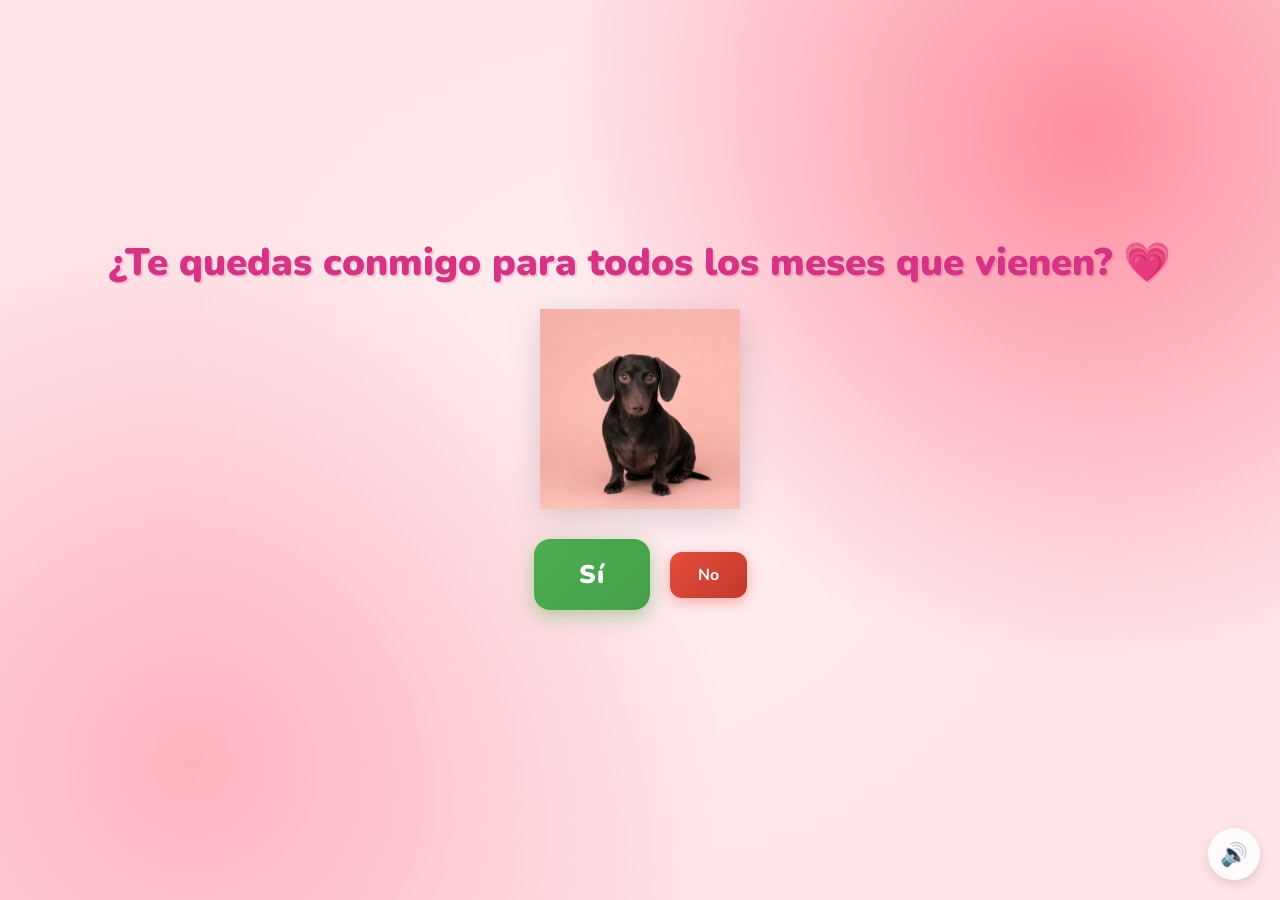
<file: index.html>
<!DOCTYPE html>
<html lang="es">
<head>
    <meta charset="UTF-8">
    <meta name="viewport" content="width=device-width, initial-scale=1.0, viewport-fit=cover">
    <title>Nuestro primer mes 💕</title>
    <link rel="preconnect" href="https://fonts.googleapis.com">
    <link href="https://fonts.googleapis.com/css2?family=Nunito:wght@400;700;800;900&display=swap" rel="stylesheet">
    <link rel="icon" type="image/png" href="assets/favicon-sofia-diego.png">
    <link rel="stylesheet" href="style.css">
</head>
<body data-gif-set="gifs-imagegen-realista" data-gif-version="2">
    <div class="hearts-bg" aria-hidden="true"></div>

    <main class="container">
        <h1>¿Te quedas conmigo para todos los meses que vienen? 💗</h1>

        <figure class="gif-container">
            <img id="cat-gif" src="assets/gifs-imagegen-realista/stage-0-normal.gif?v=2" alt="Perro salchicha chocolate realista generado y animado">
        </figure>

        <div class="buttons">
            <button id="yes-btn" type="button">Sí</button>
            <button id="no-btn" type="button">No</button>
        </div>
        <div id="tease-toast" aria-live="polite"></div>
    </main>

    <audio id="bg-music" loop autoplay muted preload="auto">
        <source src="music/music-sofia.mp3?v=1" type="audio/mpeg">
    </audio>

    <button id="music-toggle" type="button" aria-label="Silenciar música" aria-pressed="true" title="Silenciar música">🔊</button>

    <script src="script.js?v=2"></script>
</body>
</html>
</file>
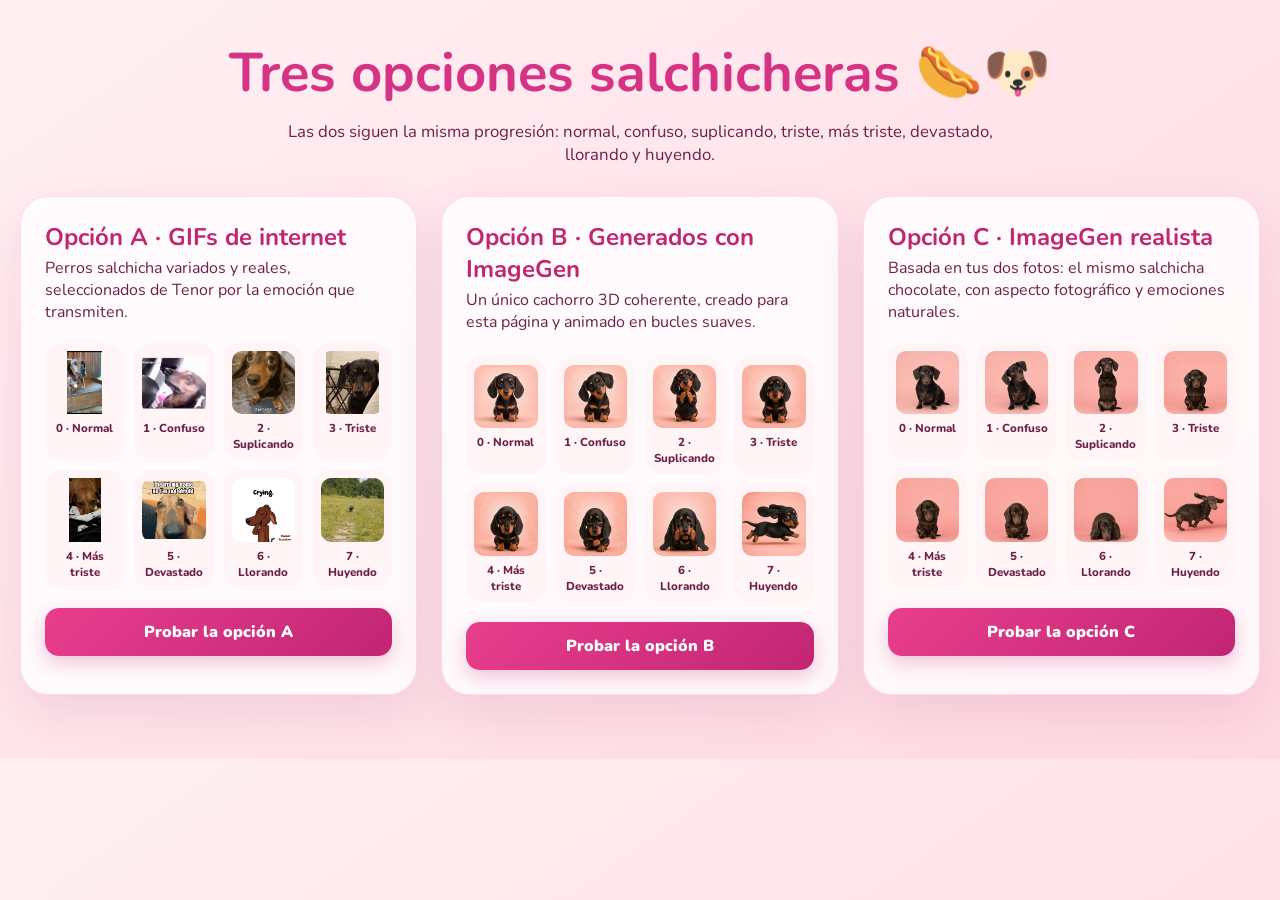
<file: comparar-gifs.html>
<!DOCTYPE html>
<html lang="es">
<head>
    <meta charset="UTF-8">
    <meta name="viewport" content="width=device-width, initial-scale=1.0">
    <title>Comparar GIFs de perros salchicha</title>
    <link rel="icon" type="image/png" href="assets/favicon-sofia-diego.png">
    <link rel="preconnect" href="https://fonts.googleapis.com">
    <link href="https://fonts.googleapis.com/css2?family=Nunito:wght@400;700;800;900&display=swap" rel="stylesheet">
    <style>
        * { box-sizing: border-box; }
        body { margin: 0; padding: 36px 20px 64px; color: #6e2148; background: linear-gradient(145deg, #fff0f3, #ffd9e2); font-family: Nunito, sans-serif; }
        header { max-width: 1050px; margin: 0 auto 30px; text-align: center; }
        h1 { margin: 0 0 10px; color: #d63384; font-size: clamp(2rem, 5vw, 3.4rem); }
        header p { margin: 0 auto; max-width: 720px; font-size: 1.05rem; }
        .options { display: grid; grid-template-columns: repeat(auto-fit, minmax(min(100%, 350px), 1fr)); gap: 24px; max-width: 1680px; margin: auto; }
        .option { padding: 24px; border: 1px solid rgba(214, 51, 132, .15); border-radius: 28px; background: rgba(255,255,255,.8); box-shadow: 0 18px 50px rgba(152, 44, 101, .12); }
        .option h2 { margin: 0 0 4px; color: #c12673; }
        .option > p { margin: 0 0 20px; min-height: 48px; }
        .stages { display: grid; grid-template-columns: repeat(4, minmax(0, 1fr)); gap: 10px; }
        figure { margin: 0; padding: 8px; border-radius: 16px; background: #fff5f7; text-align: center; }
        figure img { display: block; width: 100%; aspect-ratio: 1; object-fit: contain; border-radius: 10px; }
        figcaption { margin-top: 6px; font-size: .72rem; font-weight: 800; }
        .open { display: block; margin-top: 20px; padding: 13px 18px; border-radius: 14px; background: linear-gradient(135deg, #e83e8c, #c12673); color: white; font-weight: 900; text-align: center; text-decoration: none; box-shadow: 0 7px 18px rgba(193, 38, 115, .25); }
        @media (max-width: 520px) { .stages { grid-template-columns: repeat(2, 1fr); } }
    </style>
</head>
<body>
    <header>
        <h1>Tres opciones salchicheras 🌭🐶</h1>
        <p>Las dos siguen la misma progresión: normal, confuso, suplicando, triste, más triste, devastado, llorando y huyendo.</p>
    </header>

    <main class="options">
        <section class="option">
            <h2>Opción A · GIFs de internet</h2>
            <p>Perros salchicha variados y reales, seleccionados de Tenor por la emoción que transmiten.</p>
            <div class="stages">
                <figure><img src="assets/gifs-internet/stage-0-normal.gif" alt="Normal"><figcaption>0 · Normal</figcaption></figure>
                <figure><img src="assets/gifs-internet/stage-1-confused.gif" alt="Confuso"><figcaption>1 · Confuso</figcaption></figure>
                <figure><img src="assets/gifs-internet/stage-2-pleading.gif" alt="Suplicando"><figcaption>2 · Suplicando</figcaption></figure>
                <figure><img src="assets/gifs-internet/stage-3-sad.gif" alt="Triste"><figcaption>3 · Triste</figcaption></figure>
                <figure><img src="assets/gifs-internet/stage-4-sadder.gif" alt="Más triste"><figcaption>4 · Más triste</figcaption></figure>
                <figure><img src="assets/gifs-internet/stage-5-devastated.gif" alt="Devastado"><figcaption>5 · Devastado</figcaption></figure>
                <figure><img src="assets/gifs-internet/stage-6-very-devastated.gif" alt="Llorando"><figcaption>6 · Llorando</figcaption></figure>
                <figure><img src="assets/gifs-internet/stage-7-crying-runaway.gif" alt="Huyendo"><figcaption>7 · Huyendo</figcaption></figure>
            </div>
            <a class="open" href="index-internet.html">Probar la opción A</a>
        </section>

        <section class="option">
            <h2>Opción B · Generados con ImageGen</h2>
            <p>Un único cachorro 3D coherente, creado para esta página y animado en bucles suaves.</p>
            <div class="stages">
                <figure><img src="assets/gifs-imagegen/stage-0-normal.gif" alt="Normal"><figcaption>0 · Normal</figcaption></figure>
                <figure><img src="assets/gifs-imagegen/stage-1-confused.gif" alt="Confuso"><figcaption>1 · Confuso</figcaption></figure>
                <figure><img src="assets/gifs-imagegen/stage-2-pleading.gif" alt="Suplicando"><figcaption>2 · Suplicando</figcaption></figure>
                <figure><img src="assets/gifs-imagegen/stage-3-sad.gif" alt="Triste"><figcaption>3 · Triste</figcaption></figure>
                <figure><img src="assets/gifs-imagegen/stage-4-sadder.gif" alt="Más triste"><figcaption>4 · Más triste</figcaption></figure>
                <figure><img src="assets/gifs-imagegen/stage-5-devastated.gif" alt="Devastado"><figcaption>5 · Devastado</figcaption></figure>
                <figure><img src="assets/gifs-imagegen/stage-6-very-devastated.gif" alt="Llorando"><figcaption>6 · Llorando</figcaption></figure>
                <figure><img src="assets/gifs-imagegen/stage-7-crying-runaway.gif" alt="Huyendo"><figcaption>7 · Huyendo</figcaption></figure>
            </div>
            <a class="open" href="index-imagegen.html">Probar la opción B</a>
        </section>

        <section class="option">
            <h2>Opción C · ImageGen realista</h2>
            <p>Basada en tus dos fotos: el mismo salchicha chocolate, con aspecto fotográfico y emociones naturales.</p>
            <div class="stages">
                <figure><img src="assets/gifs-imagegen-realista/stage-0-normal.gif?v=2" alt="Normal"><figcaption>0 · Normal</figcaption></figure>
                <figure><img src="assets/gifs-imagegen-realista/stage-1-confused.gif?v=2" alt="Confuso"><figcaption>1 · Confuso</figcaption></figure>
                <figure><img src="assets/gifs-imagegen-realista/stage-2-pleading.gif?v=2" alt="Suplicando"><figcaption>2 · Suplicando</figcaption></figure>
                <figure><img src="assets/gifs-imagegen-realista/stage-3-sad.gif?v=2" alt="Triste"><figcaption>3 · Triste</figcaption></figure>
                <figure><img src="assets/gifs-imagegen-realista/stage-4-sadder.gif?v=2" alt="Más triste"><figcaption>4 · Más triste</figcaption></figure>
                <figure><img src="assets/gifs-imagegen-realista/stage-5-devastated.gif?v=2" alt="Devastado"><figcaption>5 · Devastado</figcaption></figure>
                <figure><img src="assets/gifs-imagegen-realista/stage-6-very-devastated.gif?v=2" alt="Llorando"><figcaption>6 · Llorando</figcaption></figure>
                <figure><img src="assets/gifs-imagegen-realista/stage-7-crying-runaway.gif?v=2" alt="Huyendo"><figcaption>7 · Huyendo</figcaption></figure>
            </div>
            <a class="open" href="index-imagegen-realista.html">Probar la opción C</a>
        </section>
    </main>
</body>
</html>
</file>
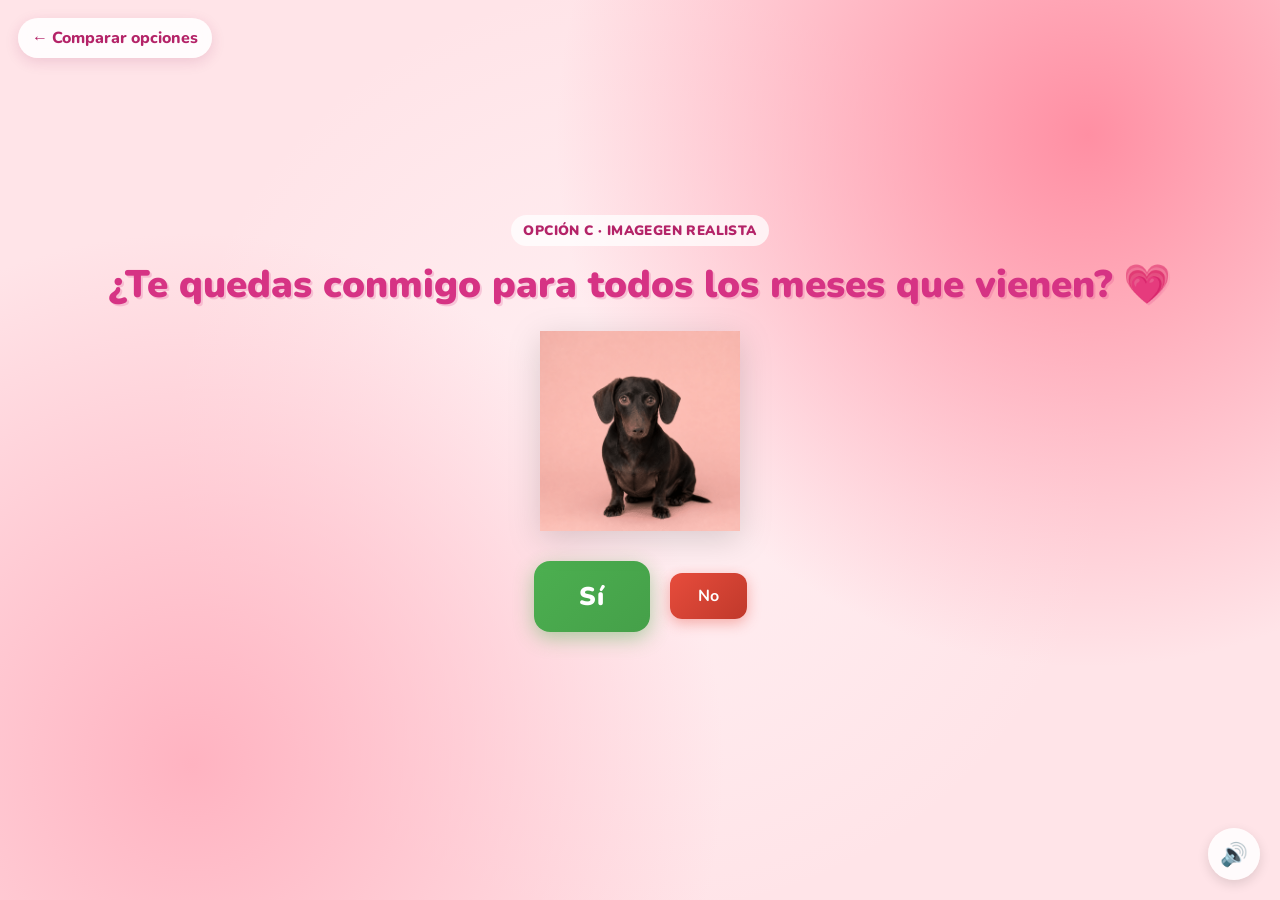
<file: index-imagegen-realista.html>
<!DOCTYPE html>
<html lang="es">
<head>
    <meta charset="UTF-8">
    <meta name="viewport" content="width=device-width, initial-scale=1.0, viewport-fit=cover">
    <title>Nuestro primer mes · Opción realista</title>
    <link rel="preconnect" href="https://fonts.googleapis.com">
    <link href="https://fonts.googleapis.com/css2?family=Nunito:wght@400;700;800;900&display=swap" rel="stylesheet">
    <link rel="icon" type="image/png" href="assets/favicon-sofia-diego.png">
    <link rel="stylesheet" href="style.css">
</head>
<body data-gif-set="gifs-imagegen-realista" data-gif-version="2">
    <a class="option-back" href="comparar-gifs.html">← Comparar opciones</a>
    <div class="hearts-bg" aria-hidden="true"></div>

    <main class="container">
        <span class="option-badge">Opción C · ImageGen realista</span>
        <h1>¿Te quedas conmigo para todos los meses que vienen? 💗</h1>

        <figure class="gif-container">
            <img id="cat-gif" src="assets/gifs-imagegen-realista/stage-0-normal.gif?v=2" alt="Perro salchicha chocolate realista generado y animado">
        </figure>

        <div class="buttons">
            <button id="yes-btn" type="button">Sí</button>
            <button id="no-btn" type="button">No</button>
        </div>
        <div id="tease-toast" aria-live="polite"></div>
    </main>

    <audio id="bg-music" loop autoplay muted preload="auto">
        <source src="music/music-sofia.mp3?v=1" type="audio/mpeg">
    </audio>
    <button id="music-toggle" type="button" aria-label="Silenciar música" aria-pressed="true" title="Silenciar música">🔊</button>
    <script src="script.js"></script>
</body>
</html>
</file>
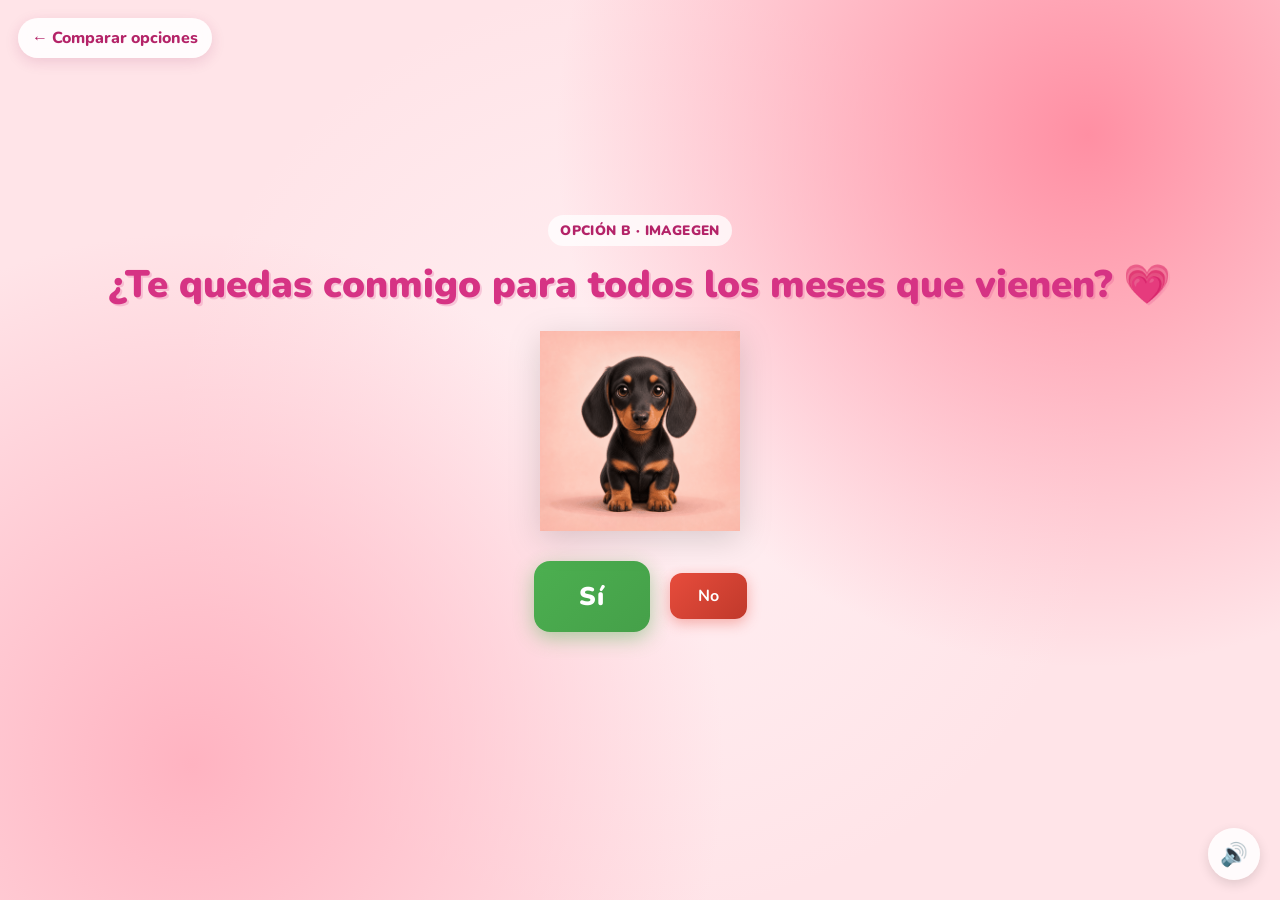
<file: index-imagegen.html>
<!DOCTYPE html>
<html lang="es">
<head>
    <meta charset="UTF-8">
    <meta name="viewport" content="width=device-width, initial-scale=1.0, viewport-fit=cover">
    <title>Opción B · GIFs generados</title>
    <link rel="preconnect" href="https://fonts.googleapis.com">
    <link href="https://fonts.googleapis.com/css2?family=Nunito:wght@400;700;800;900&display=swap" rel="stylesheet">
    <link rel="icon" type="image/png" href="assets/favicon-sofia-diego.png">
    <link rel="stylesheet" href="style.css">
</head>
<body data-gif-set="gifs-imagegen">
    <a class="option-back" href="comparar-gifs.html">← Comparar opciones</a>
    <div class="hearts-bg" aria-hidden="true"></div>

    <main class="container">
        <span class="option-badge">Opción B · ImageGen</span>
        <h1>¿Te quedas conmigo para todos los meses que vienen? 💗</h1>

        <figure class="gif-container">
            <img id="cat-gif" src="assets/gifs-imagegen/stage-0-normal.gif" alt="Perro salchicha generado y animado">
        </figure>

        <div class="buttons">
            <button id="yes-btn" type="button">Sí</button>
            <button id="no-btn" type="button">No</button>
        </div>
        <div id="tease-toast" aria-live="polite"></div>
    </main>

    <audio id="bg-music" loop autoplay muted preload="auto">
        <source src="music/music-sofia.mp3?v=1" type="audio/mpeg">
    </audio>
    <button id="music-toggle" type="button" aria-label="Silenciar música" aria-pressed="true" title="Silenciar música">🔊</button>
    <script src="script.js"></script>
</body>
</html>
</file>
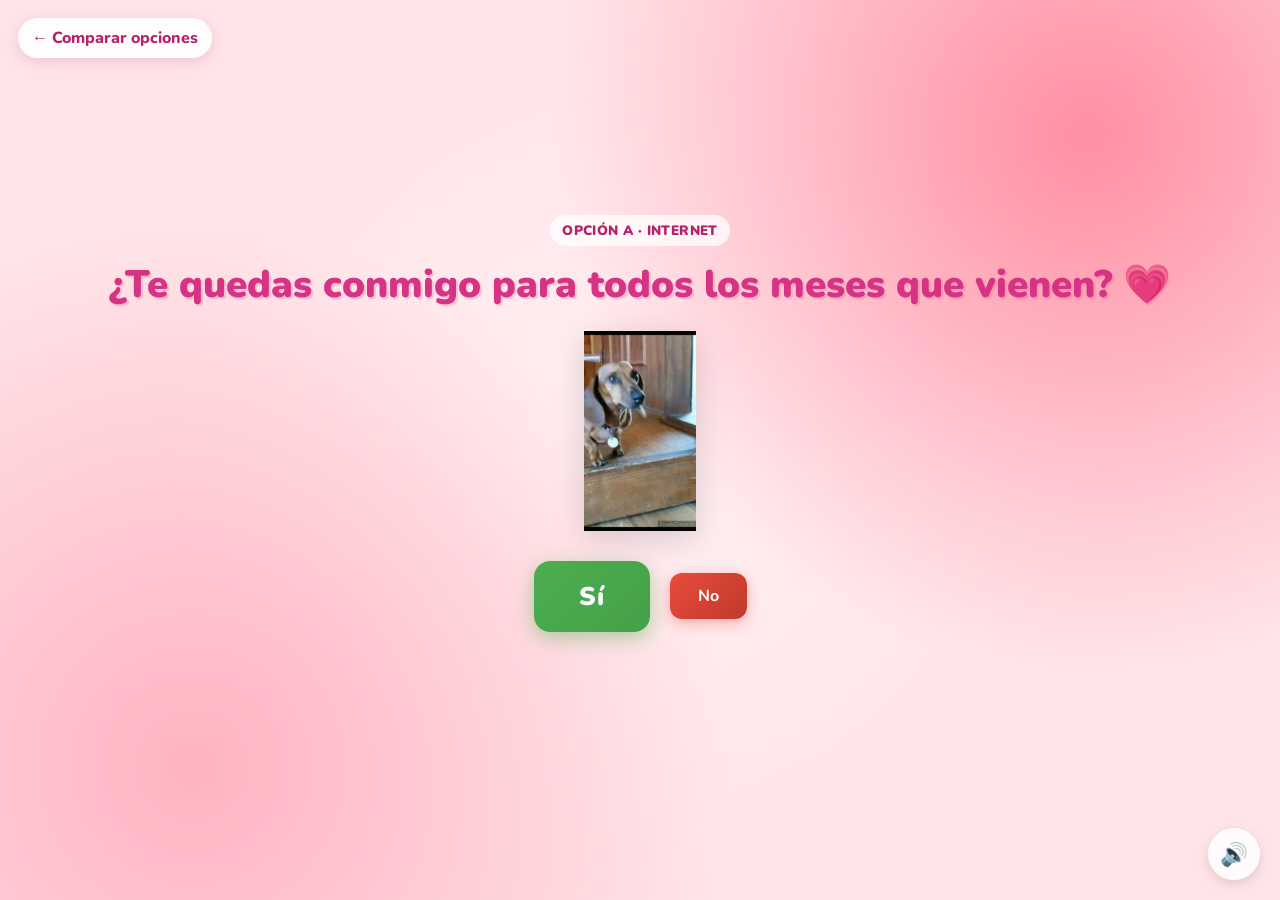
<file: index-internet.html>
<!DOCTYPE html>
<html lang="es">
<head>
    <meta charset="UTF-8">
    <meta name="viewport" content="width=device-width, initial-scale=1.0, viewport-fit=cover">
    <title>Opción A · GIFs de internet</title>
    <link rel="preconnect" href="https://fonts.googleapis.com">
    <link href="https://fonts.googleapis.com/css2?family=Nunito:wght@400;700;800;900&display=swap" rel="stylesheet">
    <link rel="icon" type="image/png" href="assets/favicon-sofia-diego.png">
    <link rel="stylesheet" href="style.css">
</head>
<body data-gif-set="gifs-internet">
    <a class="option-back" href="comparar-gifs.html">← Comparar opciones</a>
    <div class="hearts-bg" aria-hidden="true"></div>

    <main class="container">
        <span class="option-badge">Opción A · Internet</span>
        <h1>¿Te quedas conmigo para todos los meses que vienen? 💗</h1>

        <figure class="gif-container">
            <img id="cat-gif" src="assets/gifs-internet/stage-0-normal.gif" alt="Perro salchicha adorable animado">
        </figure>

        <div class="buttons">
            <button id="yes-btn" type="button">Sí</button>
            <button id="no-btn" type="button">No</button>
        </div>
        <div id="tease-toast" aria-live="polite"></div>
    </main>

    <audio id="bg-music" loop autoplay muted preload="auto">
        <source src="music/music-sofia.mp3?v=1" type="audio/mpeg">
    </audio>
    <button id="music-toggle" type="button" aria-label="Silenciar música" aria-pressed="true" title="Silenciar música">🔊</button>
    <script src="script.js"></script>
</body>
</html>
</file>
<file: style.css>
* {
    margin: 0;
    padding: 0;
    box-sizing: border-box;
}

body {
    background-color: #FFE4E8;
    font-family: 'Nunito', sans-serif;
    min-height: 100vh;
    min-height: 100svh;
    display: flex;
    justify-content: center;
    align-items: center;
    overflow-x: hidden;
    overflow-y: auto;
    background-image:
        radial-gradient(circle at 15% 85%, #ffb3c1 0%, transparent 40%),
        radial-gradient(circle at 85% 15%, #ff8fa3 0%, transparent 40%),
        radial-gradient(circle at 50% 50%, #fff0f3 0%, transparent 60%);
}

.option-back {
    position: fixed;
    top: 18px;
    left: 18px;
    z-index: 110;
    padding: 9px 14px;
    border-radius: 999px;
    background: rgba(255, 255, 255, 0.88);
    color: #b42368;
    font-weight: 800;
    text-decoration: none;
    box-shadow: 0 4px 14px rgba(150, 35, 95, 0.15);
    backdrop-filter: blur(10px);
}

.option-badge {
    display: inline-block;
    margin-bottom: 12px;
    padding: 6px 12px;
    border-radius: 999px;
    background: rgba(255, 255, 255, 0.75);
    color: #b42368;
    font-size: 0.85rem;
    font-weight: 900;
    letter-spacing: 0.03em;
    text-transform: uppercase;
}

/* Floating hearts background */
.hearts-bg {
    position: fixed;
    top: 0; left: 0; right: 0; bottom: 0;
    pointer-events: none;
    z-index: 0;
    overflow: hidden;
}

.hearts-bg::before,
.hearts-bg::after {
    content: '💕 💗 💖 💝 💓';
    position: absolute;
    font-size: 1.5rem;
    opacity: 0.15;
    animation: floatHearts 12s linear infinite;
    white-space: nowrap;
    top: 100%;
    left: 10%;
}

.hearts-bg::after {
    animation-delay: 6s;
    left: 60%;
    content: '💗 💕 💓 💖 💝';
}

@keyframes floatHearts {
    from { transform: translateY(0); opacity: 0.15; }
    to { transform: translateY(-110vh); opacity: 0; }
}

.container {
    position: relative;
    z-index: 1;
    text-align: center;
    padding: 40px 20px max(56px, calc(40px + env(safe-area-inset-bottom)));
}

h1 {
    font-size: 2.4rem;
    color: #d63384;
    font-weight: 900;
    margin-bottom: 20px;
    text-shadow: 2px 2px 0px rgba(214, 51, 132, 0.2);
    animation: wiggle 2s ease-in-out infinite;
}

@keyframes wiggle {
    0%, 100% { transform: rotate(-1deg); }
    50% { transform: rotate(1deg); }
}

.gif-container {
    margin: 20px auto;
    display: flex;
    justify-content: center;
    position: relative;
}

#cat-gif {
    width: 200px;
    height: 200px;
    object-fit: contain;
    filter: drop-shadow(0 8px 16px rgba(0,0,0,0.15));
    transition: opacity 0.3s ease;
}

.buttons {
    display: flex;
    gap: 20px;
    justify-content: center;
    align-items: center;
    margin-top: 30px;
    flex-wrap: wrap;
}

#yes-btn {
    --yes-font-size: 1.6rem;
    --yes-pad-y: 18px;
    --yes-pad-x: 45px;
    background: linear-gradient(135deg, #4CAF50, #45a049);
    color: white;
    border: none;
    border-radius: 16px;
    font-size: var(--yes-font-size);
    font-weight: 900;
    font-family: 'Nunito', sans-serif;
    padding: var(--yes-pad-y) var(--yes-pad-x);
    cursor: pointer;
    transition: transform 0.15s, box-shadow 0.15s;
    box-shadow: 0 6px 20px rgba(76, 175, 80, 0.45);
    letter-spacing: 1px;
}

#yes-btn:hover {
    transform: scale(1.06) translateY(-2px);
    box-shadow: 0 10px 28px rgba(76, 175, 80, 0.55);
}

#yes-btn:active {
    transform: scale(0.98);
}

#no-btn {
    --no-font-size: 1rem;
    background: linear-gradient(135deg, #e74c3c, #c0392b);
    color: white;
    border: none;
    border-radius: 12px;
    font-size: var(--no-font-size);
    font-weight: 700;
    font-family: 'Nunito', sans-serif;
    padding: 12px 28px;
    cursor: pointer;
    transition: background 0.2s, left 0.25s ease, top 0.25s ease;
    box-shadow: 0 4px 14px rgba(231, 76, 60, 0.4);
}

#no-btn:hover {
    background: linear-gradient(135deg, #c0392b, #a93226);
}


#tease-toast {
    margin-top: 14px;
    font-size: 1rem;
    color: #d63384;
    font-weight: 700;
    font-style: italic;
    opacity: 0;
    transform: translateY(6px);
    transition: opacity 0.3s ease, transform 0.3s ease;
    min-height: 1.5rem;
}

#tease-toast.show {
    opacity: 1;
    transform: translateY(0);
}

/* Music toggle button */
#music-toggle {
    position: fixed;
    bottom: calc(20px + env(safe-area-inset-bottom));
    right: 20px;
    background: rgba(255, 255, 255, 0.85);
    border: none;
    border-radius: 50%;
    width: 52px;
    height: 52px;
    font-size: 1.4rem;
    cursor: pointer;
    backdrop-filter: blur(10px);
    box-shadow: 0 4px 12px rgba(0, 0, 0, 0.12);
    transition: transform 0.2s;
    z-index: 100;
}

#music-toggle:hover {
    transform: scale(1.1);
}

/* Yes page specific */
.yes-container {
    padding-bottom: max(110px, calc(92px + env(safe-area-inset-bottom)));
}

.yes-container h1.yes-title {
    font-size: 2.8rem;
    animation: bounceTitle 0.6s ease infinite alternate;
}

@keyframes bounceTitle {
    from { transform: translateY(0) rotate(-1deg); }
    to { transform: translateY(-12px) rotate(1deg); }
}

.yes-message {
    font-size: 1.4rem;
    color: #e91e8c;
    font-weight: 700;
    margin-top: 24px;
    animation: fadeIn 1s ease 0.5s both;
}

@keyframes fadeIn {
    from { opacity: 0; transform: translateY(10px); }
    to { opacity: 1; transform: translateY(0); }
}

.yes-container #cat-gif {
    width: 260px;
    height: 260px;
}

.yes-container #cat-gif.couple-photo {
    width: min(640px, 88vw);
    height: auto;
    border: 6px solid rgba(255, 255, 255, 0.92);
    border-radius: 32px;
    filter: none;
    box-shadow:
        0 14px 34px rgba(214, 51, 132, 0.28),
        0 0 0 4px rgba(255, 143, 163, 0.22);
    cursor: pointer;
    touch-action: manipulation;
    user-select: none;
    -webkit-user-drag: none;
}

.yes-container .gif-container::after {
    content: '💕';
    position: absolute;
    top: -16px;
    right: calc(50% - min(320px, 44vw) - 16px);
    font-size: 2rem;
    transform: rotate(12deg);
    text-shadow: 0 5px 14px rgba(214, 51, 132, 0.35);
}

.walking-dog-track {
    position: fixed;
    inset: 0;
    pointer-events: none;
    z-index: 2;
}

.walking-dog-track.easter-egg-mode {
    z-index: 83;
}

.walking-dog {
    position: absolute;
    top: 0;
    left: 0;
    width: clamp(110px, 16vw, 180px);
    aspect-ratio: 580 / 260;
    transform-origin: center;
    transform-style: preserve-3d;
    backface-visibility: visible;
    isolation: isolate;
    opacity: 0;
    pointer-events: auto;
    cursor: pointer;
    touch-action: manipulation;
    -webkit-tap-highlight-color: transparent;
    will-change: transform;
    z-index: 2;
}

.walking-dog::after {
    content: '';
    position: absolute;
    inset: -16px;
}

.walking-dog-layer {
    position: absolute;
    inset: 0;
    width: 100%;
    height: 100%;
    object-fit: contain;
    opacity: 0;
    visibility: hidden;
    backface-visibility: hidden;
    will-change: opacity;
}

.walking-dog-layer.is-active {
    opacity: 1;
    visibility: visible;
}

.dog-footprint {
    --footprint-angle: 90deg;
    position: absolute;
    width: clamp(10px, 2.8vw, 14px);
    aspect-ratio: 0.82;
    color: rgba(112, 57, 66, 0.72);
    pointer-events: none;
    transform-origin: center;
    animation: footprintFade 3.4s ease-out forwards;
    z-index: 1;
}

.dog-footprint.easter-egg-footprint {
    color: rgba(214, 51, 132, 0.9);
    filter: drop-shadow(0 2px 3px rgba(214, 51, 132, 0.22));
    animation: easterEggFootprintAppear 320ms ease-out both;
}

.dog-footprint.easter-egg-footprint.is-fading {
    animation: easterEggFootprintFade 1.4s ease-in forwards;
}

.dog-footprint::before {
    content: '';
    position: absolute;
    left: 20%;
    bottom: 3%;
    width: 60%;
    height: 55%;
    border-radius: 48% 48% 58% 58%;
    background: currentColor;
}

.dog-footprint::after {
    content: '';
    position: absolute;
    top: 0;
    left: 0;
    width: 100%;
    height: 48%;
    background:
        radial-gradient(circle at 11% 70%, currentColor 0 14%, transparent 16%),
        radial-gradient(circle at 37% 30%, currentColor 0 15%, transparent 17%),
        radial-gradient(circle at 63% 30%, currentColor 0 15%, transparent 17%),
        radial-gradient(circle at 89% 70%, currentColor 0 14%, transparent 16%);
}

@keyframes footprintFade {
    0% {
        opacity: 0;
        transform: translate(-50%, -50%) rotate(var(--footprint-angle)) scale(0.62);
    }
    14% {
        opacity: 0.58;
        transform: translate(-50%, -50%) rotate(var(--footprint-angle)) scale(1);
    }
    72% {
        opacity: 0.34;
        transform: translate(-50%, -50%) rotate(var(--footprint-angle)) scale(0.96);
    }
    100% {
        opacity: 0;
        transform: translate(-50%, -50%) rotate(var(--footprint-angle)) scale(0.88);
    }
}

@keyframes easterEggFootprintAppear {
    from {
        opacity: 0;
        transform: translate(-50%, -50%) rotate(var(--footprint-angle)) scale(0.55);
    }
    to {
        opacity: 0.82;
        transform: translate(-50%, -50%) rotate(var(--footprint-angle)) scale(1);
    }
}

@keyframes easterEggFootprintFade {
    from {
        opacity: 0.82;
        transform: translate(-50%, -50%) rotate(var(--footprint-angle)) scale(1);
    }
    to {
        opacity: 0;
        transform: translate(-50%, -50%) rotate(var(--footprint-angle)) scale(0.82);
    }
}

.dog-tongue-extension {
    position: absolute;
    left: 96%;
    top: 65%;
    height: clamp(3px, 0.9vw, 5px);
    border-radius: 999px 75% 75% 999px;
    background: linear-gradient(90deg, #f0789f, #ff9fbd);
    box-shadow: 0 1px 2px rgba(177, 31, 93, 0.2);
    transform-origin: 0 50%;
    animation: tongueExtensionLick 0.5s ease-in-out 3;
    pointer-events: none;
    z-index: 3;
}

@keyframes tongueExtensionLick {
    0%, 100% {
        opacity: 0.72;
        transform: translateY(-50%) scaleX(0.38);
    }
    42%, 68% {
        opacity: 1;
        transform: translateY(-50%) scaleX(1);
    }
}

.easter-egg-message {
    position: fixed;
    left: 50%;
    top: 75%;
    width: max-content;
    max-width: calc(100vw - 40px);
    padding: 14px 20px;
    border: 2px solid rgba(255, 255, 255, 0.92);
    border-radius: 999px;
    background: rgba(255, 240, 246, 0.95);
    color: #c82578;
    box-shadow: 0 12px 36px rgba(173, 36, 103, 0.28);
    font-size: clamp(1rem, 4vw, 1.35rem);
    font-weight: 900;
    text-align: center;
    opacity: 0;
    transform: translate(-50%, -38%) scale(0.92);
    transition: opacity 240ms ease, transform 320ms cubic-bezier(0.2, 0.8, 0.2, 1);
    pointer-events: none;
    z-index: 90;
}

.easter-egg-message.is-visible {
    opacity: 1;
    transform: translate(-50%, -50%) scale(1);
}

.easter-egg-signature {
    --signature-duration: 2.4s;
    position: fixed;
    left: 50%;
    width: max-content;
    color: #c82578;
    font-family: 'Pacifico', 'Segoe Script', cursive;
    font-size: clamp(1.55rem, 7.5vw, 2.6rem);
    line-height: 1.25;
    white-space: nowrap;
    opacity: 0;
    clip-path: inset(0 100% 0 0);
    transform: translate(-50%, -50%);
    text-shadow: 0 3px 10px rgba(200, 37, 120, 0.2);
    transition: opacity 360ms ease;
    pointer-events: none;
    z-index: 82;
}

.easter-egg-signature.is-writing {
    opacity: 1;
    animation: signatureWrite var(--signature-duration) cubic-bezier(0.45, 0.05, 0.55, 0.95) forwards;
}

.easter-egg-signature.is-fading {
    opacity: 0;
}

@keyframes signatureWrite {
    from {
        clip-path: inset(0 100% 0 0);
    }
    to {
        clip-path: inset(0 0 0 0);
    }
}

.easter-egg-backdrop {
    position: fixed;
    inset: 0;
    background:
        radial-gradient(circle at 50% 34%, rgba(255, 255, 255, 0.82), transparent 44%),
        rgba(255, 211, 225, 0.88);
    backdrop-filter: blur(7px) saturate(0.82);
    -webkit-backdrop-filter: blur(7px) saturate(0.82);
    opacity: 0;
    transition: opacity 280ms ease;
    pointer-events: none;
    z-index: 80;
}

.easter-egg-backdrop.is-visible {
    opacity: 1;
}

.dog-hint {
    --hint-arrow-x: 50%;
    position: fixed;
    padding: 9px 14px;
    border: 2px solid rgba(255, 255, 255, 0.94);
    border-radius: 999px;
    background: rgba(255, 244, 248, 0.96);
    color: #bd2671;
    box-shadow: 0 8px 24px rgba(157, 41, 96, 0.24);
    font-size: clamp(0.82rem, 3.4vw, 1rem);
    font-weight: 900;
    white-space: nowrap;
    opacity: 0;
    transform: translate(-50%, calc(-100% + 7px)) scale(0.9);
    transition: opacity 180ms ease, transform 240ms ease;
    pointer-events: none;
    z-index: 70;
}

.dog-hint::after {
    content: '';
    position: absolute;
    left: var(--hint-arrow-x);
    bottom: -7px;
    width: 12px;
    height: 12px;
    border-right: 2px solid rgba(255, 255, 255, 0.94);
    border-bottom: 2px solid rgba(255, 255, 255, 0.94);
    background: rgba(255, 244, 248, 0.96);
    transform: translateX(-50%) rotate(45deg);
}

.dog-hint.is-below {
    transform: translate(-50%, -7px) scale(0.9);
}

.dog-hint.is-below::after {
    top: -7px;
    bottom: auto;
    transform: translateX(-50%) rotate(225deg);
}

.dog-hint.is-visible {
    opacity: 1;
    transform: translate(-50%, -100%) scale(1);
}

.dog-hint.is-below.is-visible {
    transform: translate(-50%, 0) scale(1);
}

.dog-tap-heart {
    position: absolute;
    display: grid;
    place-items: center;
    width: clamp(23px, 6vw, 29px);
    height: clamp(23px, 6vw, 29px);
    border: 1px solid rgba(255, 255, 255, 0.9);
    border-radius: 50%;
    background: rgba(255, 244, 249, 0.9);
    box-shadow: 0 4px 12px rgba(190, 37, 112, 0.2);
    font-size: clamp(0.82rem, 3.5vw, 1rem);
    line-height: 1;
    transform: translate(-50%, -50%) scale(0.45);
    animation: dogTapHeartFloat 900ms ease-out forwards;
    pointer-events: none;
    z-index: 4;
}

.photo-secret-hint {
    position: fixed;
    left: 50%;
    bottom: max(92px, calc(74px + env(safe-area-inset-bottom)));
    z-index: 95;
    padding: 9px 15px;
    border: 2px solid rgba(255, 255, 255, 0.94);
    border-radius: 999px;
    background: rgba(255, 244, 249, 0.97);
    color: #bd2671;
    box-shadow: 0 8px 24px rgba(157, 41, 96, 0.24);
    font-size: clamp(0.88rem, 3.4vw, 1.02rem);
    font-weight: 900;
    white-space: nowrap;
    opacity: 0;
    pointer-events: none;
    transform: translate(-50%, 10px) scale(0.88);
    transition: opacity 180ms ease, transform 240ms ease;
}

.photo-secret-hint.is-visible {
    opacity: 1;
    transform: translate(-50%, 0) scale(1);
}

.photo-secret-heart {
    position: fixed;
    z-index: 96;
    font-size: clamp(1rem, 5vw, 1.55rem);
    line-height: 1;
    pointer-events: none;
    transform: translate(-50%, -50%);
    animation: photoSecretHeart 850ms ease-out forwards;
}

@keyframes photoSecretHeart {
    0% {
        opacity: 0;
        transform: translate(-50%, -25%) scale(0.45) rotate(-8deg);
    }
    24% {
        opacity: 1;
        transform: translate(-50%, -60%) scale(1) rotate(4deg);
    }
    100% {
        opacity: 0;
        transform: translate(calc(-50% + var(--heart-drift)), -220%) scale(1.2) rotate(13deg);
    }
}

.chapter-unlock-overlay {
    position: fixed;
    inset: 0;
    z-index: 200;
    display: grid;
    place-items: center;
    padding: 24px;
    background:
        radial-gradient(circle at 50% 34%, rgba(255, 255, 255, 0.96), transparent 45%),
        rgba(255, 207, 224, 0.94);
    backdrop-filter: blur(10px);
    -webkit-backdrop-filter: blur(10px);
    opacity: 0;
    transition: opacity 320ms ease;
}

.chapter-unlock-overlay.is-visible {
    opacity: 1;
}

.chapter-unlock-card {
    width: min(440px, 92vw);
    padding: 28px 24px 30px;
    border: 3px solid rgba(255, 255, 255, 0.94);
    border-radius: 32px;
    background: rgba(255, 247, 250, 0.94);
    box-shadow: 0 24px 70px rgba(151, 32, 91, 0.28);
    color: #b52269;
    text-align: center;
    transform: translateY(18px) scale(0.92);
    transition: transform 520ms cubic-bezier(0.16, 1, 0.3, 1);
}

.chapter-unlock-overlay.is-visible .chapter-unlock-card {
    transform: translateY(0) scale(1);
}

.chapter-unlock-card img {
    display: block;
    width: min(230px, 68vw);
    margin: 8px auto 4px;
}

.chapter-unlock-kicker {
    display: inline-block;
    padding: 6px 12px;
    border-radius: 999px;
    background: #ffe1ec;
    color: #a51e5e;
    font-size: 0.72rem;
    font-weight: 900;
    letter-spacing: 0.12em;
    text-transform: uppercase;
}

.chapter-unlock-card h2 {
    margin: 0;
    font-size: clamp(1.8rem, 7vw, 2.65rem);
    line-height: 1.05;
}

.chapter-unlock-card p {
    margin-top: 10px;
    font-size: clamp(1rem, 4vw, 1.18rem);
    font-weight: 800;
}

body.is-chapter-gate-open {
    overflow: hidden;
}

.chapter-password-overlay {
    overscroll-behavior: contain;
}

.chapter-password-card {
    position: relative;
    max-height: calc(100svh - 32px);
    overflow-y: auto;
    padding: 28px 28px 30px;
    scrollbar-width: thin;
    scrollbar-color: rgba(181, 34, 105, 0.34) transparent;
}

.chapter-password-close {
    position: absolute;
    top: 13px;
    right: 15px;
    display: grid;
    width: 36px;
    height: 36px;
    padding: 0;
    place-items: center;
    border: 1px solid rgba(181, 34, 105, 0.16);
    border-radius: 50%;
    background: rgba(255, 255, 255, 0.72);
    color: #a51e5e;
    cursor: pointer;
    font-family: Nunito, sans-serif;
    font-size: 1.45rem;
    font-weight: 900;
    line-height: 1;
    transition: background 160ms ease, transform 160ms ease;
}

.chapter-password-close:hover {
    background: #fff;
    transform: scale(1.06);
}

.chapter-password-heart {
    display: block;
    margin: 12px auto 4px;
    font-size: 2rem;
    filter: drop-shadow(0 5px 10px rgba(181, 34, 105, 0.2));
}

.chapter-password-card h2 {
    margin-top: 0;
}

.chapter-password-card > p {
    margin-right: auto;
    margin-left: auto;
    max-width: 330px;
    color: #79314f;
    font-size: clamp(0.94rem, 3.5vw, 1.08rem);
}

.chapter-password-form {
    display: grid;
    gap: 10px;
    margin-top: 22px;
    text-align: left;
}

.chapter-password-form label {
    color: #7f2751;
    font-size: 0.78rem;
    font-weight: 900;
    letter-spacing: 0.08em;
    text-transform: uppercase;
}

.chapter-password-form input {
    width: 100%;
    min-height: 52px;
    padding: 10px 16px;
    border: 2px solid rgba(181, 34, 105, 0.2);
    border-radius: 16px;
    outline: none;
    background: rgba(255, 255, 255, 0.92);
    box-shadow: inset 0 2px 5px rgba(129, 32, 77, 0.05);
    color: #6f2146;
    font: 900 1.08rem/1 Nunito, sans-serif;
    letter-spacing: 0.08em;
    text-align: center;
    transition: border-color 160ms ease, box-shadow 160ms ease;
}

.chapter-password-form input:focus {
    border-color: #d63780;
    box-shadow: 0 0 0 4px rgba(214, 55, 128, 0.13);
}

.chapter-password-form input[aria-invalid="true"] {
    border-color: #d72d62;
    box-shadow: 0 0 0 4px rgba(215, 45, 98, 0.12);
}

.chapter-password-hint,
.chapter-password-error {
    margin: 0 !important;
    padding: 9px 11px;
    border-radius: 12px;
    font-size: 0.83rem !important;
    font-weight: 800 !important;
    line-height: 1.35;
    text-align: center;
}

.chapter-password-hint {
    background: #fff0f6;
    color: #8f2859;
}

.chapter-password-error {
    background: #ffe5ec;
    color: #a21850;
}

.chapter-password-error[hidden] {
    display: none;
}

.chapter-password-submit {
    min-height: 52px;
    margin-top: 4px;
    padding: 13px 18px;
    border: 0;
    border-radius: 999px;
    background: linear-gradient(135deg, #e7448c, #b52269);
    box-shadow: 0 10px 24px rgba(181, 34, 105, 0.25);
    color: #fff;
    cursor: pointer;
    font: 900 0.96rem/1.1 Nunito, sans-serif;
    transition: box-shadow 160ms ease, transform 160ms ease;
}

.chapter-password-submit:hover {
    box-shadow: 0 13px 28px rgba(181, 34, 105, 0.32);
    transform: translateY(-1px);
}

.chapter-password-close:focus-visible,
.chapter-password-submit:focus-visible {
    outline: 3px solid rgba(130, 24, 75, 0.3);
    outline-offset: 3px;
}

.chapter-password-card.is-wrong {
    animation: chapterPasswordWrong 360ms ease;
}

@keyframes chapterPasswordWrong {
    0%, 100% { transform: translateY(0) scale(1); }
    25% { transform: translateX(-7px) scale(1); }
    55% { transform: translateX(6px) scale(1); }
    78% { transform: translateX(-3px) scale(1); }
}

.chapter-password-overlay.is-unlocking .chapter-unlock-card {
    overflow: hidden;
    text-align: center;
}

@keyframes dogTapHeartFloat {
    0% {
        opacity: 0;
        transform: translate(-50%, -35%) scale(0.45) rotate(-8deg);
    }
    22% {
        opacity: 1;
        transform: translate(-50%, -70%) scale(1) rotate(4deg);
    }
    100% {
        opacity: 0;
        transform: translate(-50%, -210%) scale(1.18) rotate(10deg);
    }
}

@media (prefers-reduced-motion: reduce) {
    .hearts-bg::before,
    .hearts-bg::after,
    h1,
    .yes-container h1.yes-title,
    .yes-message {
        animation: none !important;
    }

    #cat-gif,
    #yes-btn,
    #no-btn,
    #music-toggle,
    #tease-toast {
        transition: none !important;
    }

    #yes-btn:hover,
    #music-toggle:hover {
        transform: none;
    }

    .walking-dog-track {
        display: none;
    }

    .photo-secret-hint,
    .chapter-unlock-overlay,
    .chapter-unlock-card {
        transition: none !important;
    }

    .chapter-password-card.is-wrong {
        animation: none !important;
    }
}

@media (max-width: 480px) {
    .chapter-unlock-overlay {
        padding: 16px;
    }

    .chapter-password-card {
        width: min(440px, 100%);
        padding: 26px 18px 22px;
        border-radius: 26px;
    }

    .chapter-password-form {
        margin-top: 18px;
    }
}
</file>
